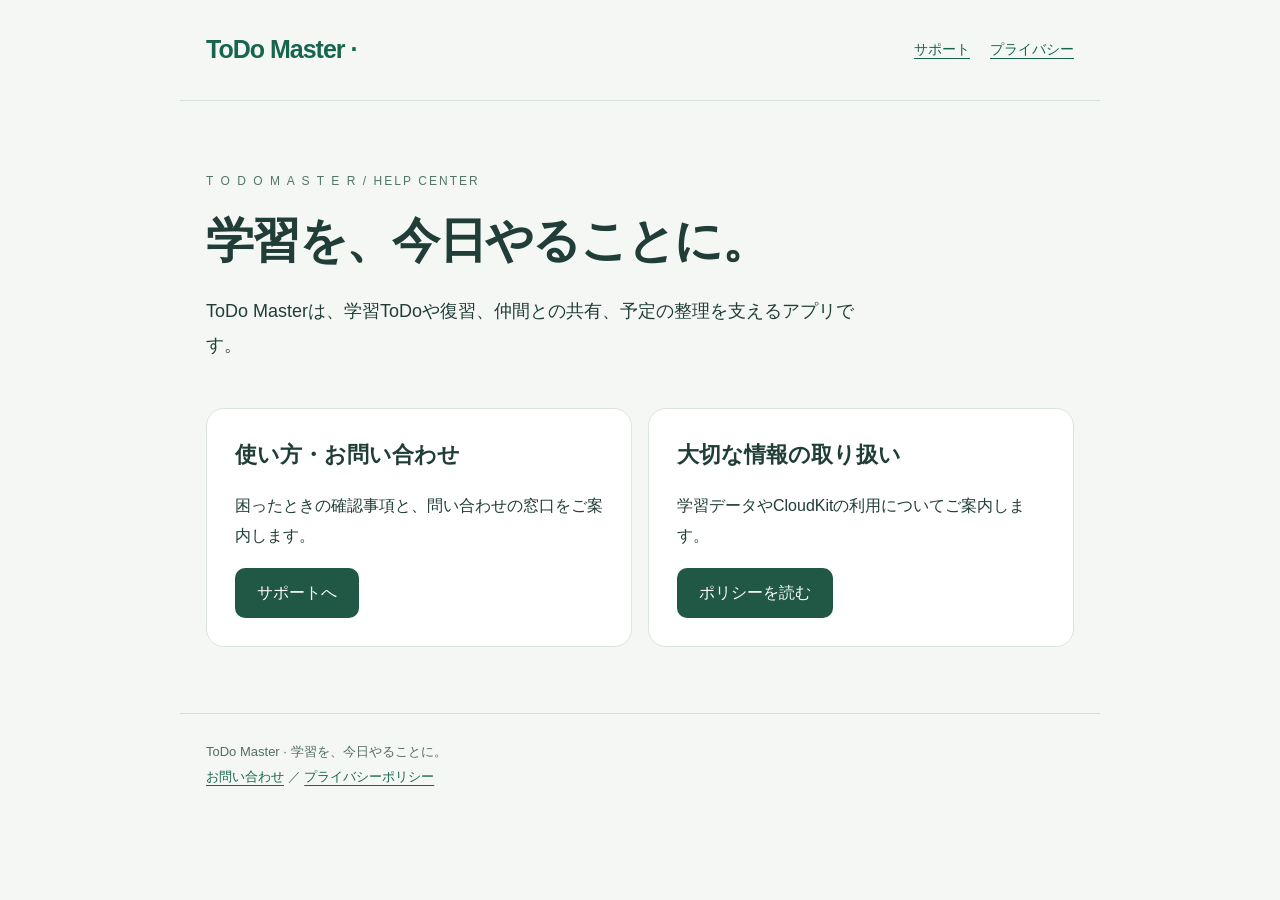
<file: index.html>
<!doctype html><html lang="ja"><head><meta charset="utf-8"><meta name="viewport" content="width=device-width, initial-scale=1"><meta name="description" content="ToDo Masterのサポートとプライバシー。学習ToDoと共有に関するご案内。"><title>サポートとプライバシー | ToDo Master</title><link rel="stylesheet" href="style.css"></head><body><header><a class="brand" href="index.html">ToDo Master<span aria-hidden="true"> ·</span></a><nav aria-label="メインナビゲーション"><a href="support.html">サポート</a><a href="privacy.html">プライバシー</a></nav></header><main><section class="hero"><span class="eyebrow">T O D O  M A S T E R / HELP CENTER</span><h1>学習を、今日やることに。</h1><p class="lead">ToDo Masterは、学習ToDoや復習、仲間との共有、予定の整理を支えるアプリです。</p></section><div class="grid"><section class="card"><h2>使い方・お問い合わせ</h2><p>困ったときの確認事項と、問い合わせの窓口をご案内します。</p><a class="button" href="support.html">サポートへ</a></section><section class="card"><h2>大切な情報の取り扱い</h2><p>学習データやCloudKitの利用についてご案内します。</p><a class="button" href="privacy.html">ポリシーを読む</a></section></div></main><footer>ToDo Master · 学習を、今日やることに。<br><a href="support.html">お問い合わせ</a> ／ <a href="privacy.html">プライバシーポリシー</a></footer></body></html>
</file>
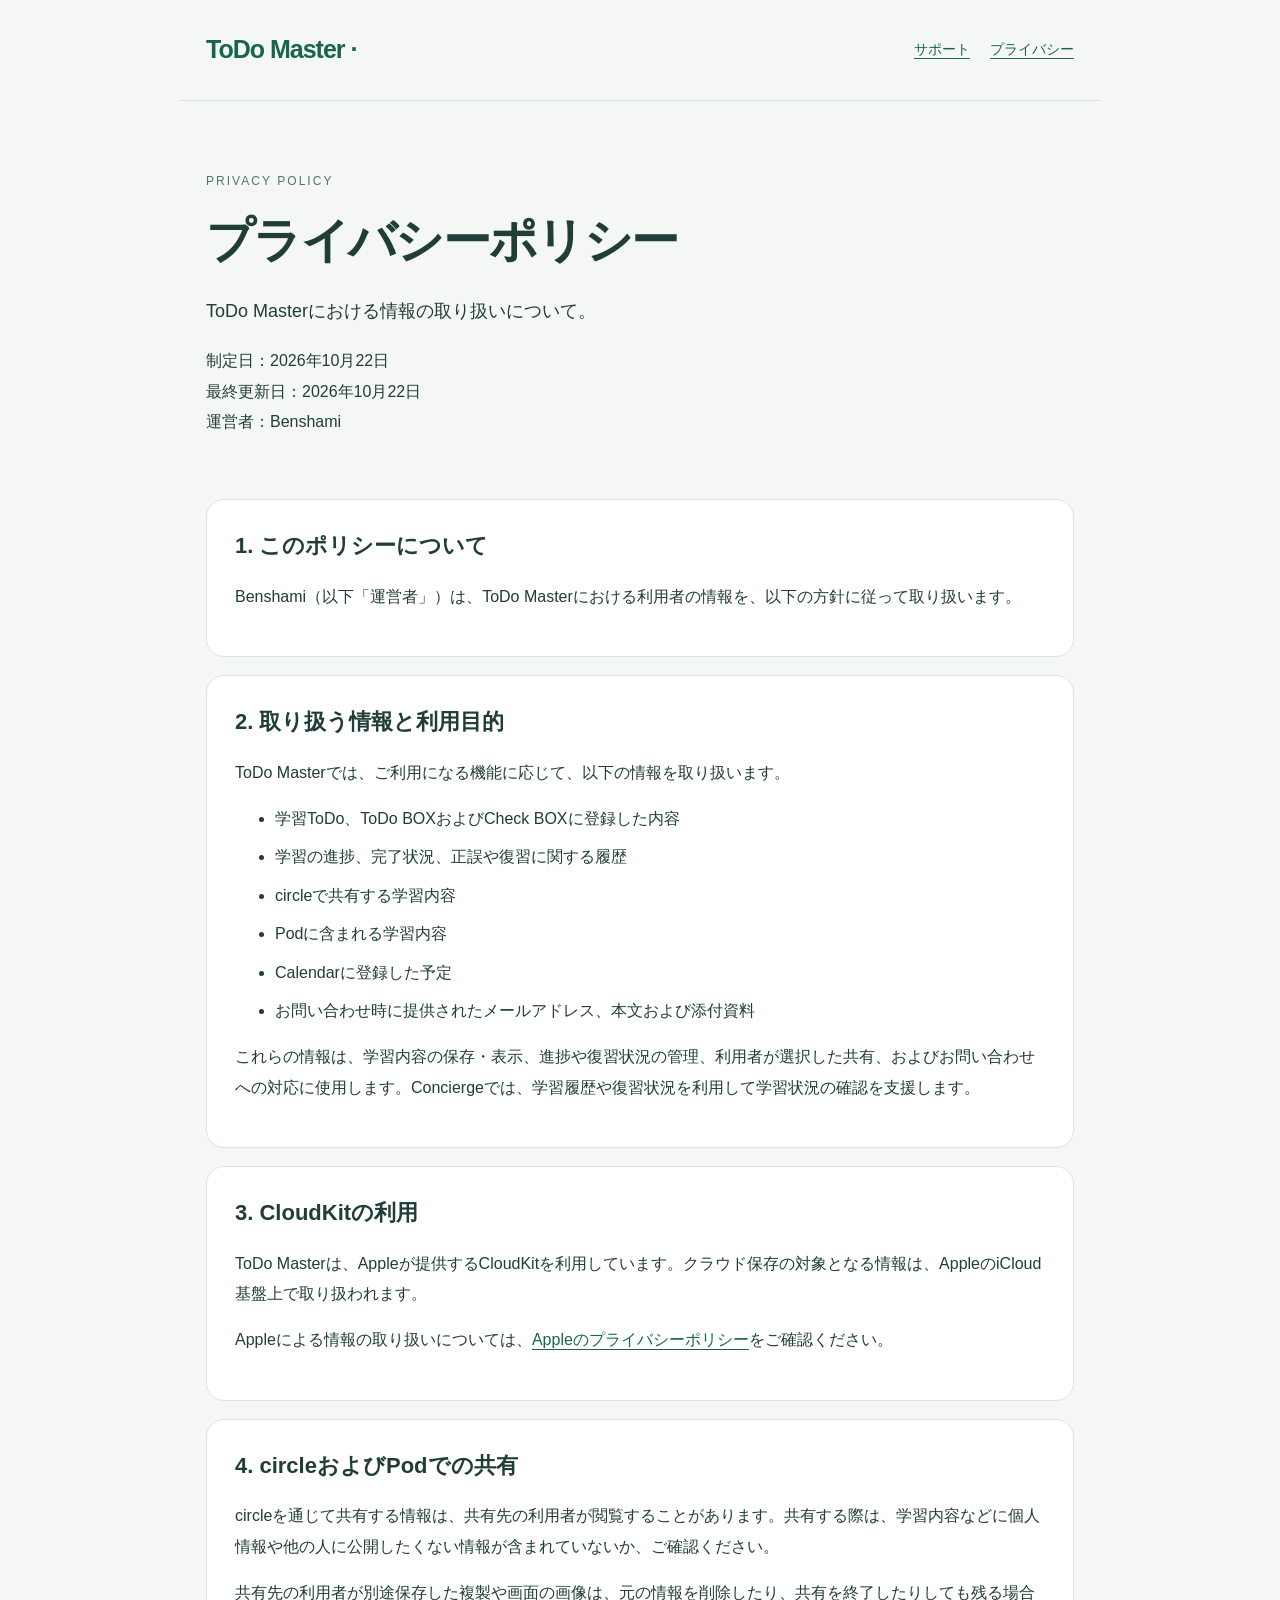
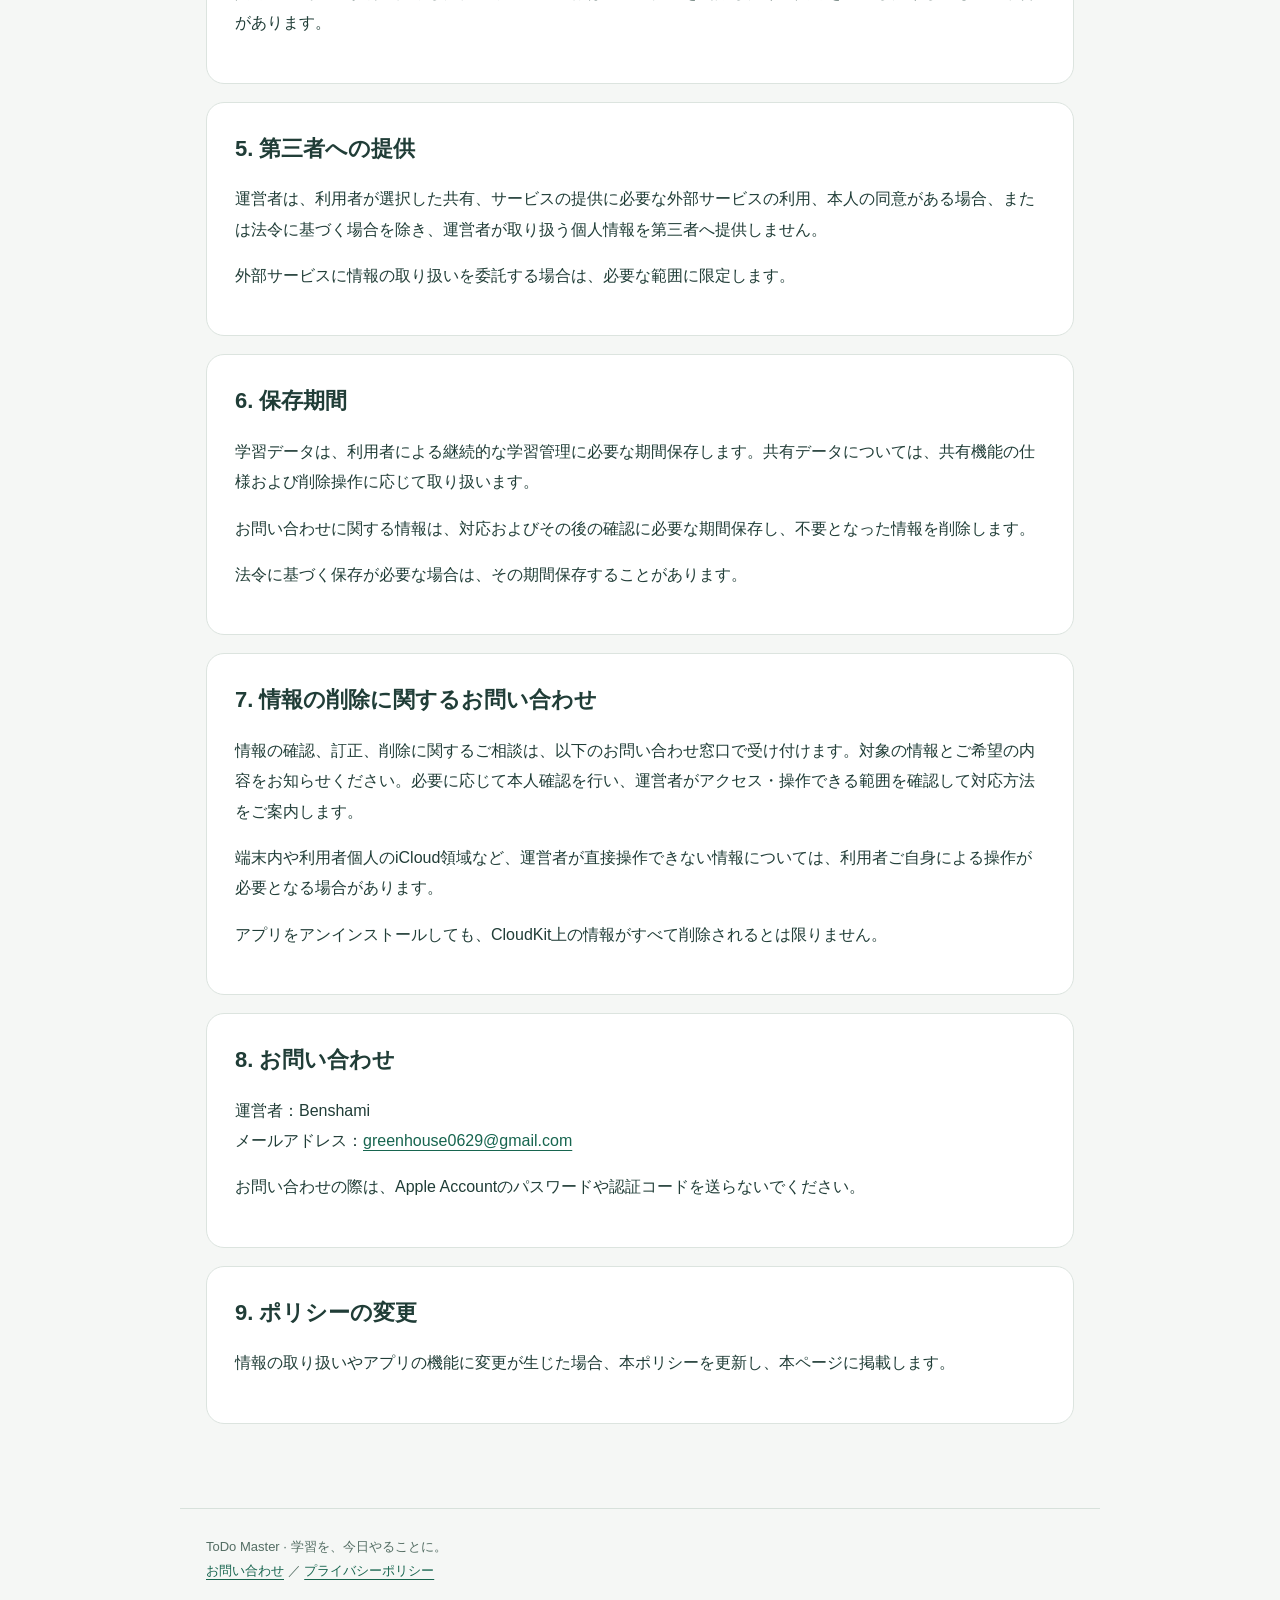
<file: privacy.html>
<!doctype html><html lang="ja"><head><meta charset="utf-8"><meta name="viewport" content="width=device-width, initial-scale=1"><meta name="description" content="ToDo Masterのプライバシーポリシー。学習ToDoと共有に関するご案内。"><title>プライバシーポリシー | ToDo Master</title><link rel="stylesheet" href="style.css"></head><body><header><a class="brand" href="index.html">ToDo Master<span aria-hidden="true"> ·</span></a><nav aria-label="メインナビゲーション"><a href="support.html">サポート</a><a href="privacy.html">プライバシー</a></nav></header><main><section class="hero"><span class="eyebrow">PRIVACY POLICY</span><h1>プライバシーポリシー</h1><p class="lead">ToDo Masterにおける情報の取り扱いについて。</p><p>制定日：2026年10月22日<br>最終更新日：2026年10月22日<br>運営者：Benshami</p></section><section class="card"><h2>1. このポリシーについて</h2><p>Benshami（以下「運営者」）は、ToDo Masterにおける利用者の情報を、以下の方針に従って取り扱います。</p></section><section class="card"><h2>2. 取り扱う情報と利用目的</h2><p>ToDo Masterでは、ご利用になる機能に応じて、以下の情報を取り扱います。</p><ul><li>学習ToDo、ToDo BOXおよびCheck BOXに登録した内容</li><li>学習の進捗、完了状況、正誤や復習に関する履歴</li><li>circleで共有する学習内容</li><li>Podに含まれる学習内容</li><li>Calendarに登録した予定</li><li>お問い合わせ時に提供されたメールアドレス、本文および添付資料</li></ul><p>これらの情報は、学習内容の保存・表示、進捗や復習状況の管理、利用者が選択した共有、およびお問い合わせへの対応に使用します。Conciergeでは、学習履歴や復習状況を利用して学習状況の確認を支援します。</p></section><section class="card"><h2>3. CloudKitの利用</h2><p>ToDo Masterは、Appleが提供するCloudKitを利用しています。クラウド保存の対象となる情報は、AppleのiCloud基盤上で取り扱われます。</p><p>Appleによる情報の取り扱いについては、<a href="https://www.apple.com/legal/privacy/jp/">Appleのプライバシーポリシー</a>をご確認ください。</p></section><section class="card"><h2>4. circleおよびPodでの共有</h2><p>circleを通じて共有する情報は、共有先の利用者が閲覧することがあります。共有する際は、学習内容などに個人情報や他の人に公開したくない情報が含まれていないか、ご確認ください。</p><p>共有先の利用者が別途保存した複製や画面の画像は、元の情報を削除したり、共有を終了したりしても残る場合があります。</p></section><section class="card"><h2>5. 第三者への提供</h2><p>運営者は、利用者が選択した共有、サービスの提供に必要な外部サービスの利用、本人の同意がある場合、または法令に基づく場合を除き、運営者が取り扱う個人情報を第三者へ提供しません。</p><p>外部サービスに情報の取り扱いを委託する場合は、必要な範囲に限定します。</p></section><section class="card"><h2>6. 保存期間</h2><p>学習データは、利用者による継続的な学習管理に必要な期間保存します。共有データについては、共有機能の仕様および削除操作に応じて取り扱います。</p><p>お問い合わせに関する情報は、対応およびその後の確認に必要な期間保存し、不要となった情報を削除します。</p><p>法令に基づく保存が必要な場合は、その期間保存することがあります。</p></section><section class="card"><h2>7. 情報の削除に関するお問い合わせ</h2><p>情報の確認、訂正、削除に関するご相談は、以下のお問い合わせ窓口で受け付けます。対象の情報とご希望の内容をお知らせください。必要に応じて本人確認を行い、運営者がアクセス・操作できる範囲を確認して対応方法をご案内します。</p><p>端末内や利用者個人のiCloud領域など、運営者が直接操作できない情報については、利用者ご自身による操作が必要となる場合があります。</p><p>アプリをアンインストールしても、CloudKit上の情報がすべて削除されるとは限りません。</p></section><section class="card"><h2>8. お問い合わせ</h2><p>運営者：Benshami<br>メールアドレス：<a href="mailto:greenhouse0629@gmail.com">greenhouse0629@gmail.com</a></p><p>お問い合わせの際は、Apple Accountのパスワードや認証コードを送らないでください。</p></section><section class="card"><h2>9. ポリシーの変更</h2><p>情報の取り扱いやアプリの機能に変更が生じた場合、本ポリシーを更新し、本ページに掲載します。</p></section></main><footer>ToDo Master · 学習を、今日やることに。<br><a href="support.html">お問い合わせ</a> ／ <a href="privacy.html">プライバシーポリシー</a></footer></body></html>
</file>
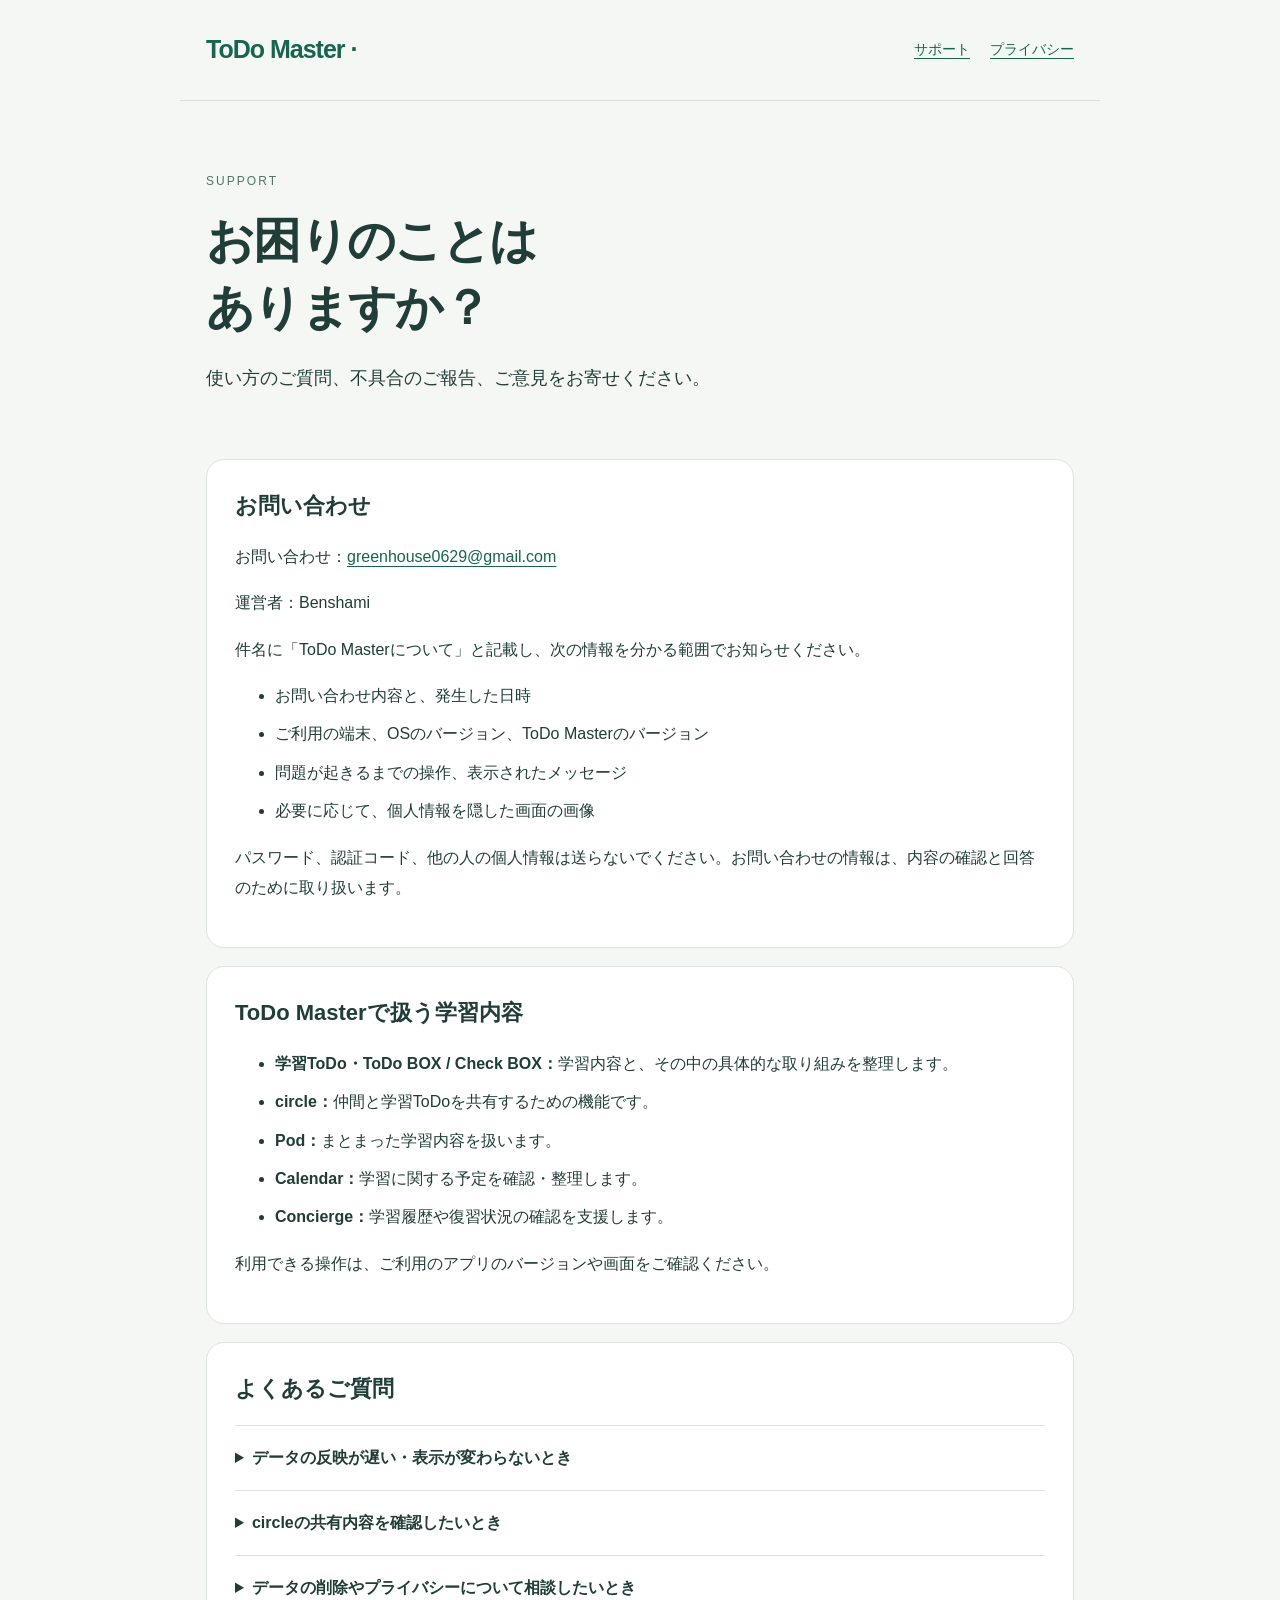
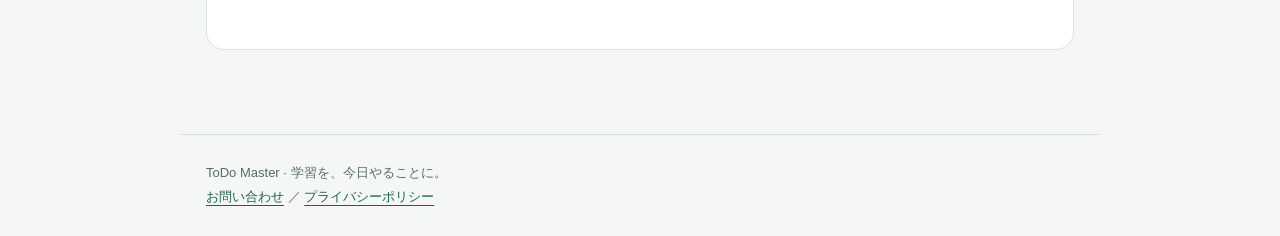
<file: support.html>
<!doctype html><html lang="ja"><head><meta charset="utf-8"><meta name="viewport" content="width=device-width, initial-scale=1"><meta name="description" content="ToDo Masterのサポート。学習ToDoと共有に関するご案内。"><title>サポート | ToDo Master</title><link rel="stylesheet" href="style.css"></head><body><header><a class="brand" href="index.html">ToDo Master<span aria-hidden="true"> ·</span></a><nav aria-label="メインナビゲーション"><a href="support.html">サポート</a><a href="privacy.html">プライバシー</a></nav></header><main><section class="hero"><span class="eyebrow">SUPPORT</span><h1>お困りのことは<br>ありますか？</h1><p class="lead">使い方のご質問、不具合のご報告、ご意見をお寄せください。</p></section><section class="card"><h2>お問い合わせ</h2><p>お問い合わせ：<a href="mailto:greenhouse0629@gmail.com">greenhouse0629@gmail.com</a></p><p>運営者：Benshami</p><p>件名に「ToDo Masterについて」と記載し、次の情報を分かる範囲でお知らせください。</p><ul><li>お問い合わせ内容と、発生した日時</li><li>ご利用の端末、OSのバージョン、ToDo Masterのバージョン</li><li>問題が起きるまでの操作、表示されたメッセージ</li><li>必要に応じて、個人情報を隠した画面の画像</li></ul><p>パスワード、認証コード、他の人の個人情報は送らないでください。お問い合わせの情報は、内容の確認と回答のために取り扱います。</p></section><section class="card"><h2>ToDo Masterで扱う学習内容</h2><ul><li><strong>学習ToDo・ToDo BOX / Check BOX：</strong>学習内容と、その中の具体的な取り組みを整理します。</li><li><strong>circle：</strong>仲間と学習ToDoを共有するための機能です。</li><li><strong>Pod：</strong>まとまった学習内容を扱います。</li><li><strong>Calendar：</strong>学習に関する予定を確認・整理します。</li><li><strong>Concierge：</strong>学習履歴や復習状況の確認を支援します。</li></ul><p>利用できる操作は、ご利用のアプリのバージョンや画面をご確認ください。</p></section><section class="card"><h2>よくあるご質問</h2><details><summary>データの反映が遅い・表示が変わらないとき</summary><p>通信状態、端末のiCloudへのサインイン状態、iCloudの空き容量をご確認ください。ToDo MasterはCloudKitを利用しています。アプリを開き直しても改善しない場合は、発生日時と操作内容を添えてお問い合わせください。</p><p>データが見つからないときは、原因の確認前にアプリの削除やiCloudデータの削除を行わないでください。</p></details><details><summary>circleの共有内容を確認したいとき</summary><p>対象のcircleと、アプリに表示される参加・共有状態をご確認ください。共有内容には他の参加者が閲覧できる情報が含まれるため、個人情報の入力にはご注意ください。</p></details><details><summary>データの削除やプライバシーについて相談したいとき</summary><p><a href="privacy.html">プライバシーポリシー</a>をご確認のうえ、上記の窓口へお問い合わせください。アプリを削除しても、クラウド上の情報がすべて削除されるとは限りません。</p></details></section></main><footer>ToDo Master · 学習を、今日やることに。<br><a href="support.html">お問い合わせ</a> ／ <a href="privacy.html">プライバシーポリシー</a></footer></body></html>
</file>
<file: style.css>
*{box-sizing:border-box}body{margin:0;background:#f5f7f5;color:#203d37;font-family:-apple-system,BlinkMacSystemFont,"Hiragino Kaku Gothic ProN","Noto Sans JP",sans-serif;line-height:1.9}a{color:#17654f;text-underline-offset:4px}a:focus-visible,summary:focus-visible{outline:3px solid #bb7330;outline-offset:5px}header,main,footer{max-width:920px;margin:auto;padding:26px}header{display:flex;align-items:center;justify-content:space-between;gap:20px;border-bottom:1px solid #d7e1db}.brand{font-size:25px;font-weight:750;text-decoration:none;letter-spacing:-1px}nav{display:flex;gap:20px;font-size:14px}.eyebrow{font-size:12px;letter-spacing:.17em;color:#527568}h1{font-size:clamp(30px,5vw,48px);line-height:1.4;letter-spacing:-.035em;margin:12px 0 20px}h2{font-size:22px;line-height:1.6;margin-top:0}h3{font-size:17px}.lead{font-size:18px;max-width:650px}.hero{padding:38px 0 28px}.card{background:white;border:1px solid #dce4df;border-radius:18px;padding:28px;margin:18px 0}.grid{display:grid;grid-template-columns:1fr 1fr;gap:16px}.grid .card{margin:0}.tag{display:inline-block;padding:4px 12px;background:#e5eee8;border-radius:20px;font-size:13px}.pending{display:block;background:#fff5df;border-left:4px solid #bd7a20;padding:14px 18px;color:#68471d;margin:16px 0;overflow-wrap:anywhere}.notice{background:#fff5df;padding:16px;border-radius:10px;color:#68471d}details{border-top:1px solid #dce4df;padding:17px 0}summary{cursor:pointer;font-weight:650}footer{font-size:13px;color:#536d63;border-top:1px solid #d7e1db;margin-top:40px}table{width:100%;border-collapse:collapse}th,td{text-align:left;vertical-align:top;padding:12px;border-bottom:1px solid #dce4df}code{overflow-wrap:anywhere;white-space:normal}li{margin:8px 0}.button{display:inline-block;background:#205845;color:#fff;padding:10px 22px;border-radius:10px;text-decoration:none} @media(max-width:600px){header{align-items:flex-start;flex-direction:column;gap:8px}.grid{grid-template-columns:1fr}.card{padding:22px}main{padding:20px}th,td{padding:8px;font-size:14px}}
</file>
